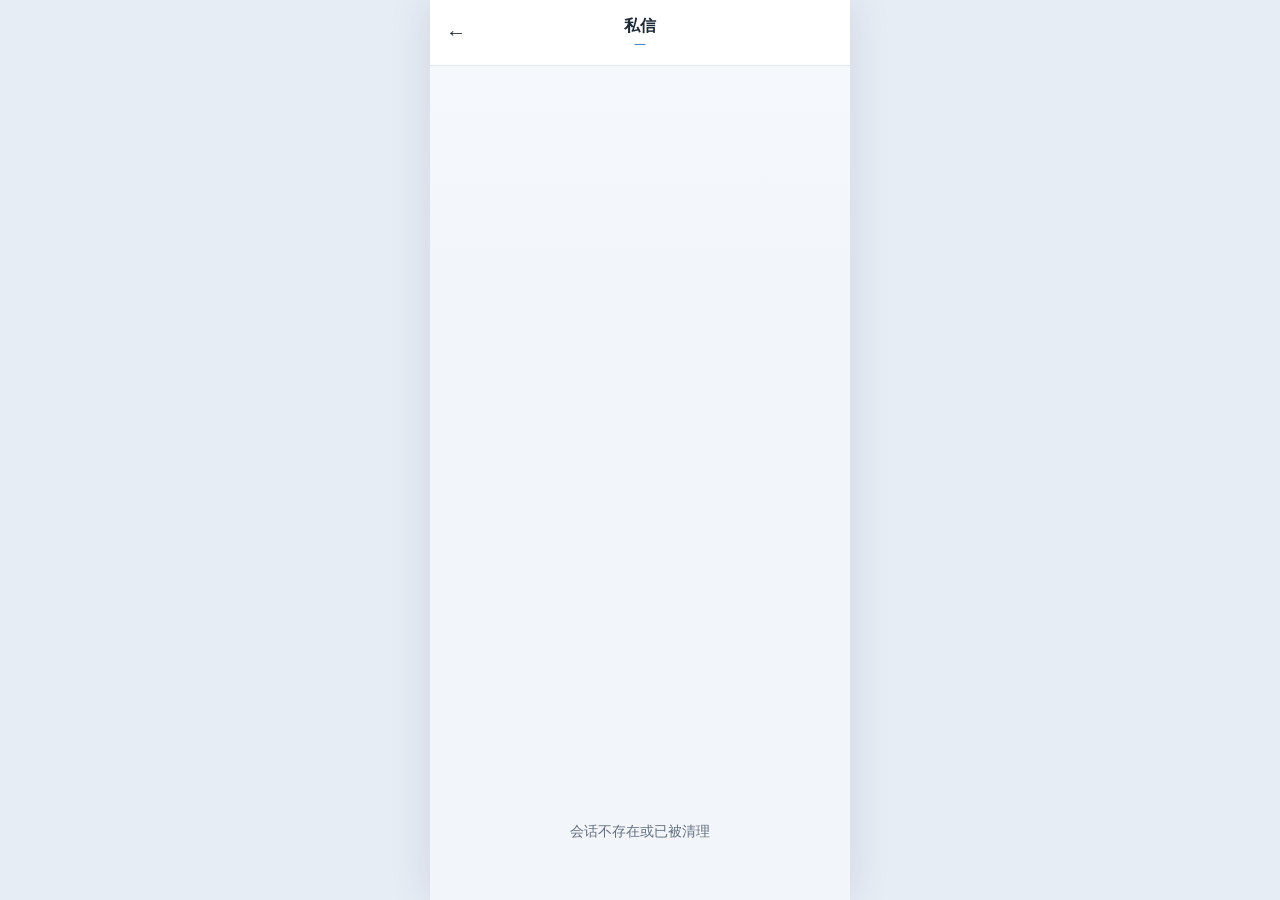
<file: chat.html>
<!DOCTYPE html>
<html lang="zh-CN">
<head>
  <meta charset="UTF-8">
  <meta name="viewport" content="width=device-width, initial-scale=1.0">
  <meta name="description" content="校园失物招领的私信会话。">
  <link rel="icon" href="data:,">
  <title>私信 - 校园失物招领</title>
  <link rel="stylesheet" href="css/style.css">
</head>
<body class="chat-page">

  <!-- 顶部标题 -->
  <header class="page-header">
    <a href="messages.html" class="back-btn" id="backBtn" aria-label="返回私信列表">←</a>
    <div class="chat-title-wrap">
      <h1 id="chatTitle">私信</h1>
      <a class="chat-sub" id="chatItem" href="index.html">—</a>
    </div>
    <span class="header-placeholder"></span>
  </header>

  <!-- 消息列表（JS 渲染） -->
  <div class="message-list" id="messageList"></div>

  <!-- 空状态 -->
  <div class="empty-state" id="emptyState" style="display:none;">
    会话不存在或已被清理
  </div>

  <!-- 输入栏 -->
  <form class="message-bar" id="messageForm">
    <label class="sr-only" for="messageInput">输入私信内容</label>
    <input type="text" id="messageInput" maxlength="200" placeholder="说点什么…" autocomplete="off">
    <button type="submit" class="send-btn" id="sendBtn">发送</button>
  </form>

  <script src="js/data.js"></script>
  <script src="js/ui.js"></script>
  <script src="js/chat.js"></script>
</body>
</html>
</file>
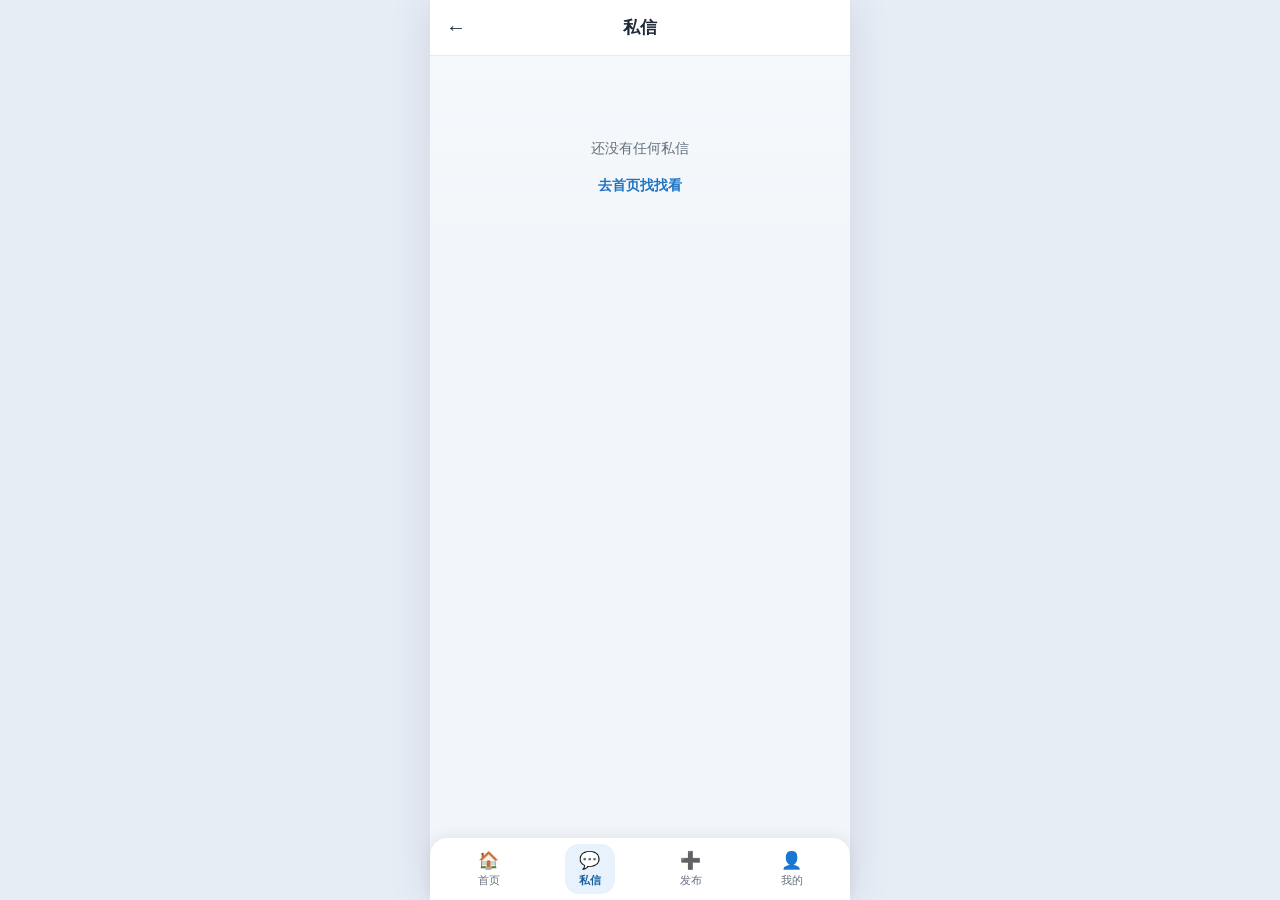
<file: messages.html>
<!DOCTYPE html>
<html lang="zh-CN">
<head>
  <meta charset="UTF-8">
  <meta name="viewport" content="width=device-width, initial-scale=1.0">
  <meta name="description" content="校园失物招领的私信会话列表。">
  <link rel="icon" href="data:,">
  <title>私信 - 校园失物招领</title>
  <link rel="stylesheet" href="css/style.css">
</head>
<body>

  <!-- 顶部标题 -->
  <header class="page-header">
    <a href="index.html" class="back-btn" aria-label="返回首页">←</a>
    <h1>私信</h1>
    <span class="header-placeholder"></span>
  </header>

  <!-- 会话列表（JS 渲染） -->
  <div class="conversation-list" id="conversationList"></div>

  <!-- 空状态 -->
  <div class="empty-state" id="emptyState" style="display:none;">
    <p>还没有任何私信</p>
    <p class="empty-action"><a class="link-btn" href="index.html">去首页找找看</a></p>
  </div>

  <!-- 底部导航 -->
  <nav class="bottom-nav">
    <a href="index.html" class="nav-item">
      <span class="nav-icon" aria-hidden="true">🏠</span>
      <span>首页</span>
    </a>
    <a href="messages.html" class="nav-item active" aria-current="page">
      <span class="nav-icon-wrap">
        <span class="nav-icon" aria-hidden="true">💬</span>
        <span class="nav-badge" id="navBadge" style="display:none;">0</span>
      </span>
      <span>私信</span>
    </a>
    <a href="publish.html" class="nav-item">
      <span class="nav-icon" aria-hidden="true">➕</span>
      <span>发布</span>
    </a>
    <a href="mine.html" class="nav-item">
      <span class="nav-icon" aria-hidden="true">👤</span>
      <span>我的</span>
    </a>
  </nav>

  <script src="js/data.js"></script>
  <script src="js/ui.js"></script>
  <script src="js/messages.js"></script>
</body>
</html>
</file>
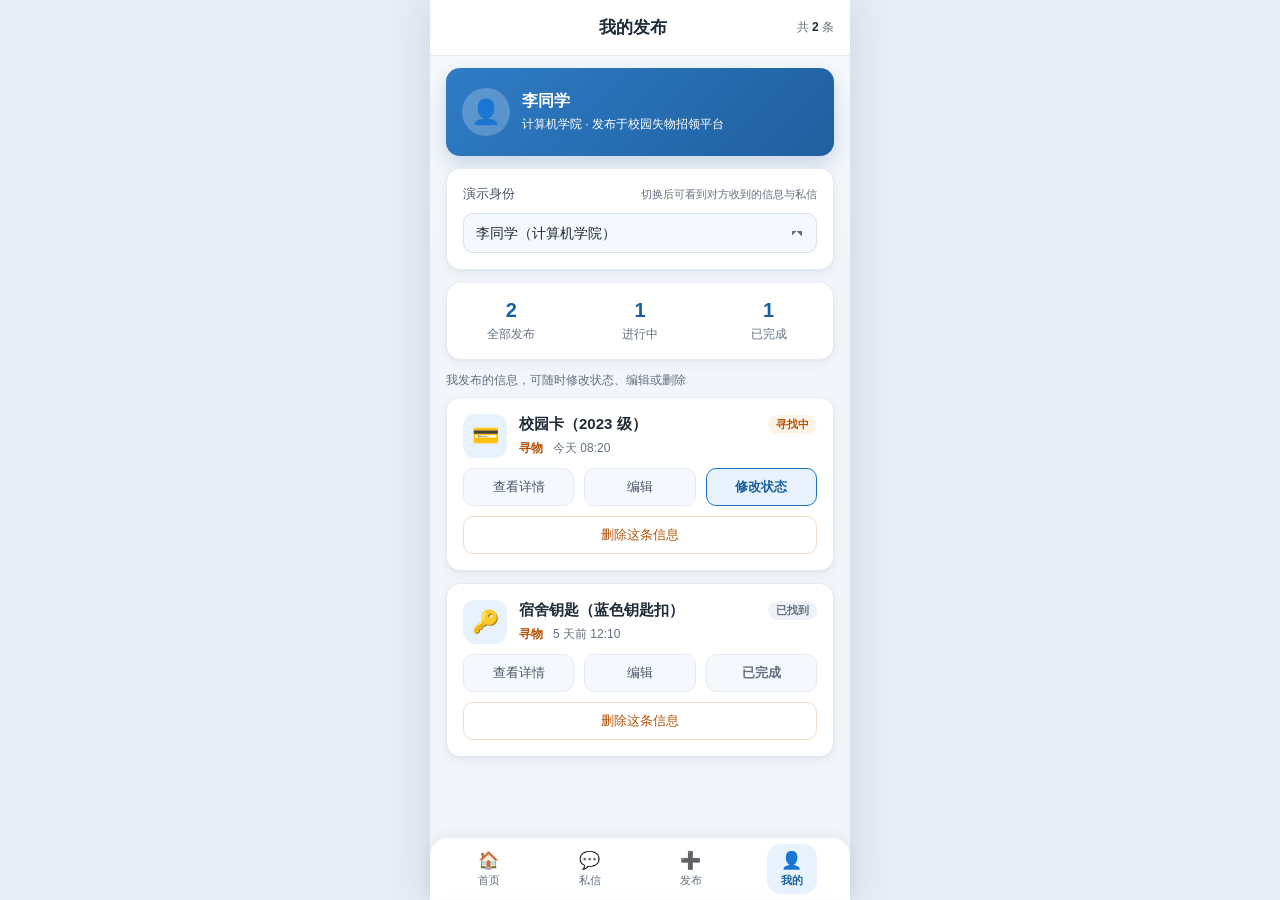
<file: mine.html>
<!DOCTYPE html>
<html lang="zh-CN">
<head>
  <meta charset="UTF-8">
  <meta name="viewport" content="width=device-width, initial-scale=1.0">
  <meta name="description" content="我发布的校园失物招领信息。">
  <link rel="icon" href="data:,">
  <title>我的发布 - 校园失物招领</title>
  <link rel="stylesheet" href="css/style.css">
</head>
<body>

  <!-- 顶部标题 -->
  <header class="page-header">
    <span class="header-placeholder"></span>
    <h1>我的发布</h1>
    <span class="header-count">共 <em id="mineCount">0</em> 条</span>
  </header>

  <!-- 用户卡片（昵称与院系由 mine.js 用当前身份填充） -->
  <div class="user-card">
    <div class="user-avatar" aria-hidden="true">👤</div>
    <div class="user-info">
      <div class="user-name" id="userName">李同学</div>
      <div class="user-sub" id="userSub">计算机学院</div>
    </div>
  </div>

  <!-- 演示身份切换：本地没有后端，切换身份才能体验私信的双向收发 -->
  <div class="switch-card">
    <label class="form-label" for="userSwitch">
      演示身份
      <span class="char-count">切换后可看到对方收到的信息与私信</span>
    </label>
    <select class="form-select" id="userSwitch"></select>
  </div>

  <!-- 数据统计 -->
  <div class="stats-row">
    <div class="stat-item">
      <div class="stat-num" id="statAll">0</div>
      <div class="stat-label">全部发布</div>
    </div>
    <div class="stat-item">
      <div class="stat-num" id="statActive">0</div>
      <div class="stat-label">进行中</div>
    </div>
    <div class="stat-item">
      <div class="stat-num" id="statDone">0</div>
      <div class="stat-label">已完成</div>
    </div>
  </div>

  <!-- 说明 -->
  <p class="mine-tip">我发布的信息，可随时修改状态、编辑或删除</p>

  <!-- 列表 -->
  <div class="mine-list" id="mineList"></div>

  <!-- 空状态 -->
  <div class="empty-state" id="emptyState" style="display:none;">
    你还没有发布过信息
  </div>

  <!-- 底部导航 -->
  <nav class="bottom-nav">
    <a href="index.html" class="nav-item">
      <span class="nav-icon" aria-hidden="true">🏠</span>
      <span>首页</span>
    </a>
    <a href="messages.html" class="nav-item">
      <span class="nav-icon-wrap">
        <span class="nav-icon" aria-hidden="true">💬</span>
        <span class="nav-badge" id="navBadge" style="display:none;">0</span>
      </span>
      <span>私信</span>
    </a>
    <a href="publish.html" class="nav-item">
      <span class="nav-icon" aria-hidden="true">➕</span>
      <span>发布</span>
    </a>
    <a href="mine.html" class="nav-item active" aria-current="page">
      <span class="nav-icon" aria-hidden="true">👤</span>
      <span>我的</span>
    </a>
  </nav>

  <!-- 底部面板（修改状态 / 联系申请共用） -->
  <div class="sheet-mask" id="sheetMask"></div>
  <div class="sheet" id="sheet" role="dialog" aria-modal="true" aria-labelledby="sheetTitle">
    <h3 id="sheetTitle">修改状态</h3>
    <div class="sheet-options" id="sheetOptions"></div>
    <button type="button" class="sheet-cancel" id="sheetCancel">取消</button>
  </div>

  <script src="js/data.js"></script>
  <script src="js/ui.js"></script>
  <script src="js/mine.js"></script>
</body>
</html>
</file>
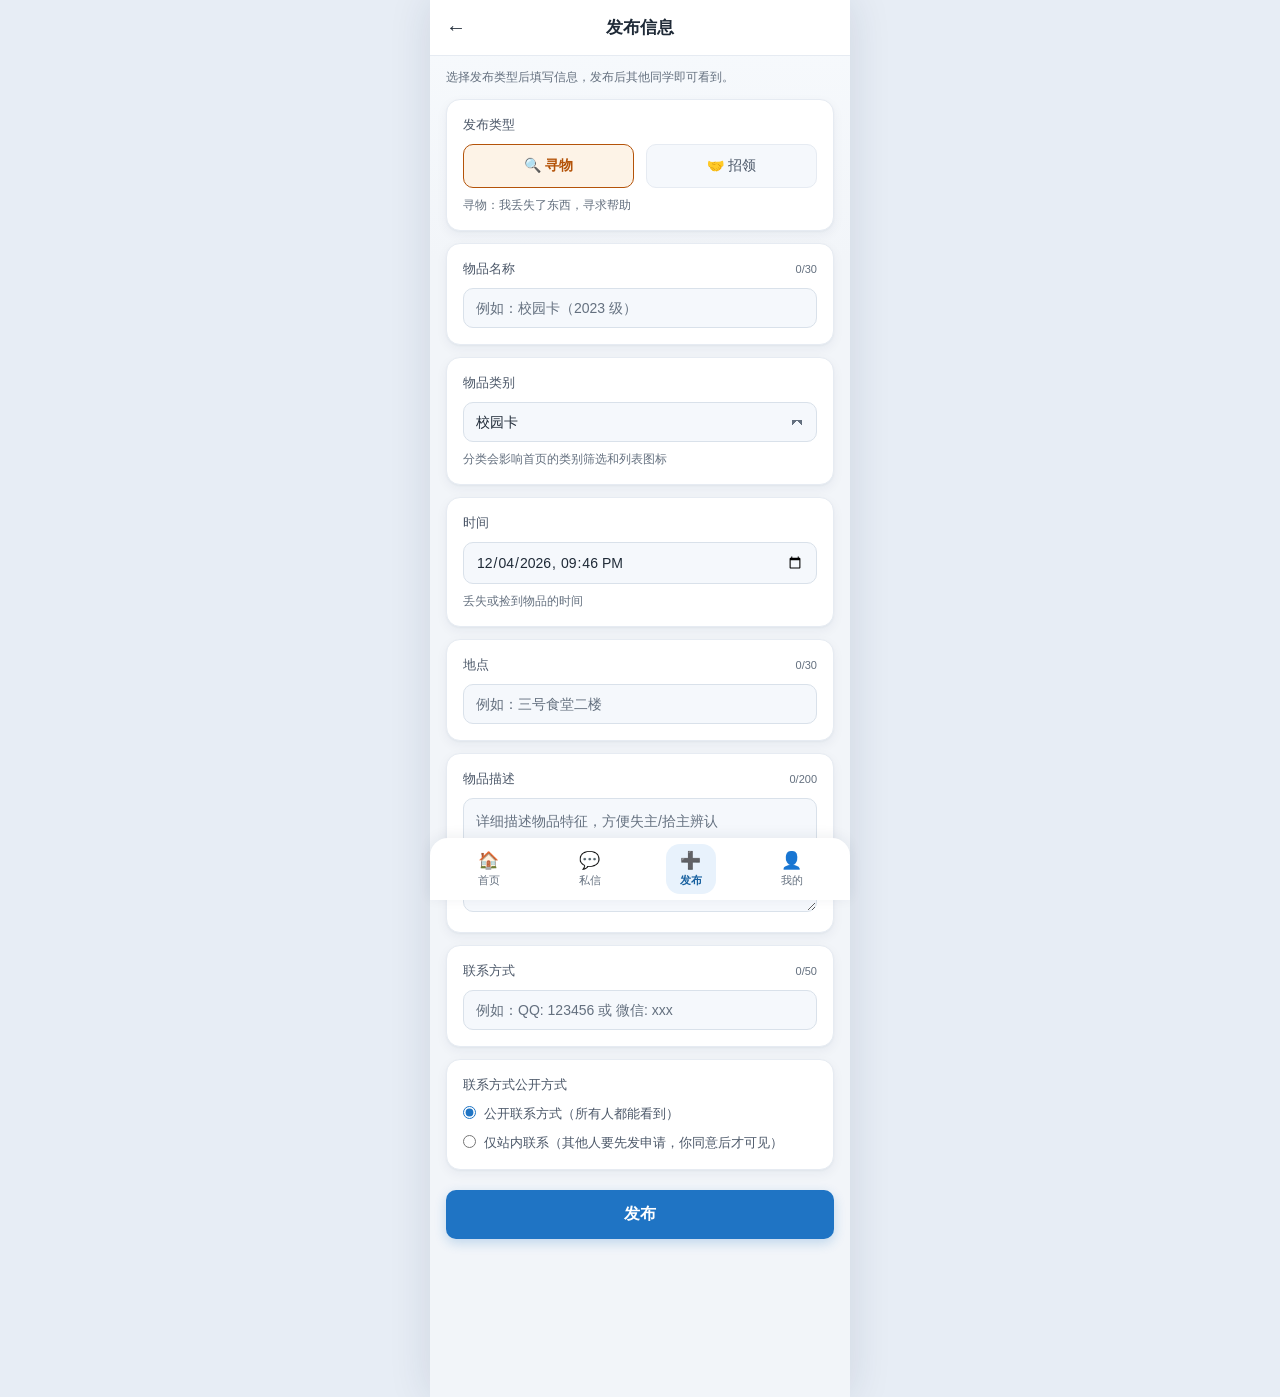
<file: publish.html>
<!DOCTYPE html>
<html lang="zh-CN">
<head>
  <meta charset="UTF-8">
  <meta name="viewport" content="width=device-width, initial-scale=1.0">
  <meta name="description" content="发布校园失物招领信息。">
  <link rel="icon" href="data:,">
  <title>发布信息 - 校园失物招领</title>
  <link rel="stylesheet" href="css/style.css">
</head>
<body>

  <!-- 顶部标题（编辑模式下由 publish.js 改成「编辑信息」） -->
  <header class="page-header">
    <a href="index.html" class="back-btn" aria-label="返回首页">←</a>
    <h1 id="pageTitle">发布信息</h1>
    <span class="header-placeholder"></span>
  </header>

  <!-- 说明文字 -->
  <p class="publish-tip" id="publishTip">选择发布类型后填写信息，发布后其他同学即可看到。</p>

  <!-- 发布表单 -->
  <form class="publish-form" id="publishForm" novalidate>

    <!-- 发布类型 -->
    <div class="form-group">
      <span class="form-label">发布类型</span>
      <div class="type-switch" id="typeSwitch">
        <button type="button" class="type-btn active" data-type="寻物" aria-pressed="true">
          <span aria-hidden="true">🔍</span> 寻物
        </button>
        <button type="button" class="type-btn" data-type="招领" aria-pressed="false">
          <span aria-hidden="true">🤝</span> 招领
        </button>
      </div>
      <p class="type-hint" id="typeHint">寻物：我丢失了东西，寻求帮助</p>
    </div>

    <!-- 物品名称 -->
    <div class="form-group">
      <label class="form-label" for="itemTitle">
        物品名称 <span class="char-count" id="titleCount">0/30</span>
      </label>
      <input type="text" class="form-input" id="itemTitle" maxlength="30" placeholder="例如：校园卡（2023 级）">
    </div>

    <!-- 物品类别 -->
    <div class="form-group">
      <label class="form-label" for="itemCategory">物品类别</label>
      <select class="form-select" id="itemCategory"></select>
      <p class="type-hint">分类会影响首页的类别筛选和列表图标</p>
    </div>

    <!-- 时间 -->
    <div class="form-group">
      <label class="form-label" for="itemTime">时间</label>
      <input type="datetime-local" class="form-input" id="itemTime">
      <p class="type-hint">丢失或捡到物品的时间</p>
    </div>

    <!-- 地点 -->
    <div class="form-group">
      <label class="form-label" for="itemLocation">
        地点 <span class="char-count" id="locationCount">0/30</span>
      </label>
      <input type="text" class="form-input" id="itemLocation" maxlength="30" placeholder="例如：三号食堂二楼">
    </div>

    <!-- 物品描述 -->
    <div class="form-group">
      <label class="form-label" for="itemDesc">
        物品描述 <span class="char-count" id="descCount">0/200</span>
      </label>
      <textarea class="form-textarea" id="itemDesc" rows="4" maxlength="200"
                placeholder="详细描述物品特征，方便失主/拾主辨认"></textarea>
    </div>

    <!-- 联系方式 -->
    <div class="form-group">
      <label class="form-label" for="itemContact">
        联系方式 <span class="char-count" id="contactCount">0/50</span>
      </label>
      <input type="text" class="form-input" id="itemContact" maxlength="50" placeholder="例如：QQ: 123456 或 微信: xxx">
    </div>

    <!-- 联系方式公开方式 -->
    <div class="form-group">
      <span class="form-label">联系方式公开方式</span>
      <div class="contact-mode">
        <label class="mode-option">
          <input type="radio" name="contactMode" value="public" checked>
          <span>公开联系方式（所有人都能看到）</span>
        </label>
        <label class="mode-option">
          <input type="radio" name="contactMode" value="private">
          <span>仅站内联系（其他人要先发申请，你同意后才可见）</span>
        </label>
      </div>
    </div>

    <!-- 发布按钮 -->
    <button type="submit" class="submit-btn" id="submitBtn">发布</button>
  </form>

  <!-- 底部导航 -->
  <nav class="bottom-nav">
    <a href="index.html" class="nav-item">
      <span class="nav-icon" aria-hidden="true">🏠</span>
      <span>首页</span>
    </a>
    <a href="messages.html" class="nav-item">
      <span class="nav-icon-wrap">
        <span class="nav-icon" aria-hidden="true">💬</span>
        <span class="nav-badge" id="navBadge" style="display:none;">0</span>
      </span>
      <span>私信</span>
    </a>
    <a href="publish.html" class="nav-item active" aria-current="page">
      <span class="nav-icon" aria-hidden="true">➕</span>
      <span>发布</span>
    </a>
    <a href="mine.html" class="nav-item">
      <span class="nav-icon" aria-hidden="true">👤</span>
      <span>我的</span>
    </a>
  </nav>

  <script src="js/data.js"></script>
  <script src="js/ui.js"></script>
  <script src="js/publish.js"></script>
</body>
</html>
</file>
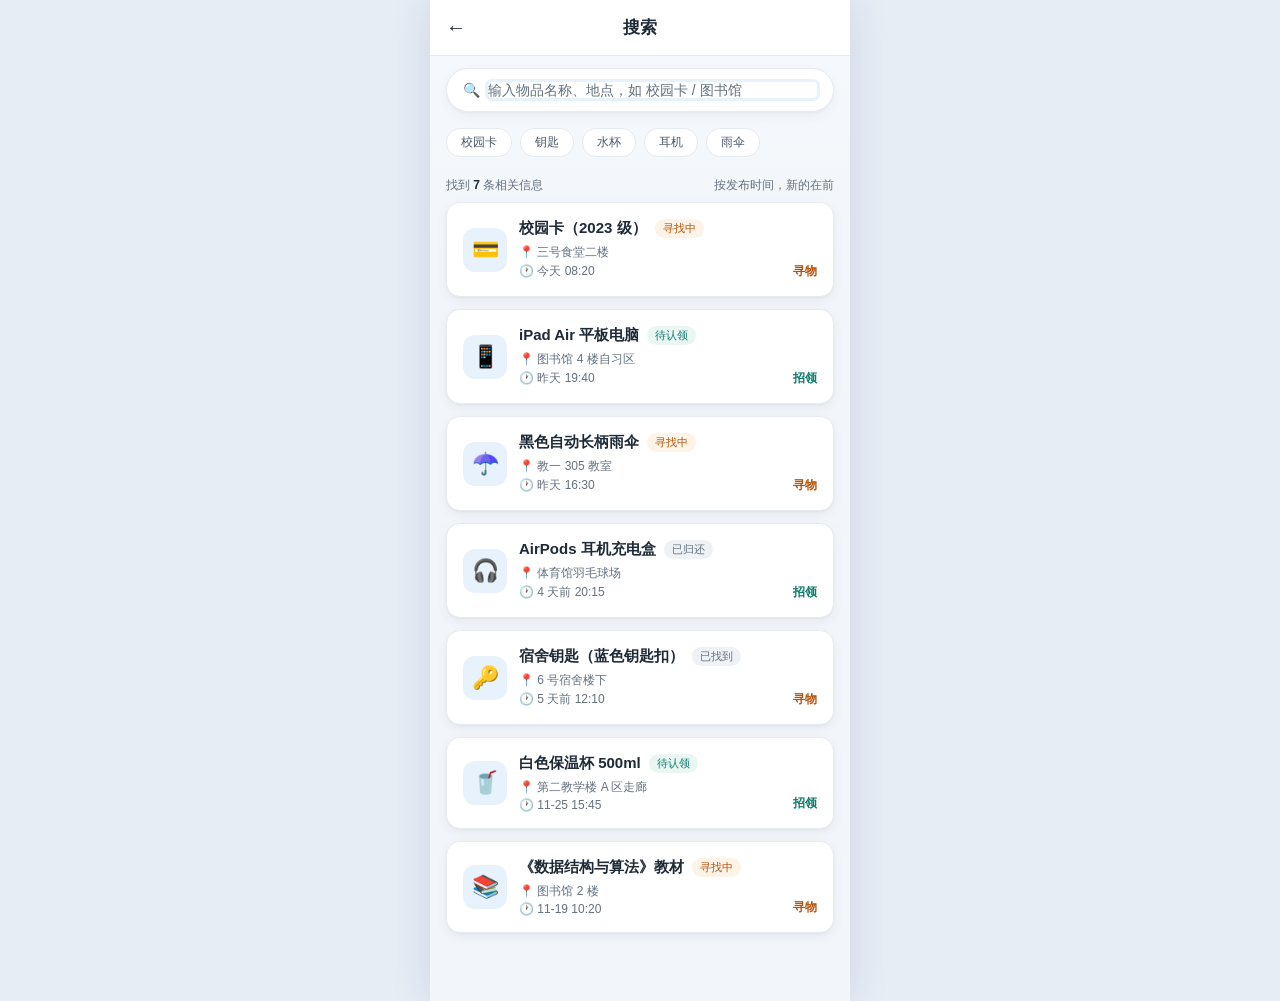
<file: search.html>
<!DOCTYPE html>
<html lang="zh-CN">
<head>
  <meta charset="UTF-8">
  <meta name="viewport" content="width=device-width, initial-scale=1.0">
  <meta name="description" content="搜索校园失物招领信息。">
  <link rel="icon" href="data:,">
  <title>搜索 - 校园失物招领</title>
  <link rel="stylesheet" href="css/style.css">
</head>
<body>

  <!-- 顶部标题 -->
  <header class="page-header">
    <a href="index.html" class="back-btn" aria-label="返回首页">←</a>
    <h1>搜索</h1>
    <span class="header-placeholder"></span>
  </header>

  <!-- 搜索输入框 -->
  <div class="search-input-box">
    <span class="search-icon" aria-hidden="true">🔍</span>
    <label class="sr-only" for="searchInput">搜索物品名称</label>
    <input type="text" id="searchInput" placeholder="输入物品名称、地点，如 校园卡 / 图书馆" autocomplete="off">
  </div>

  <!-- 快捷关键词 -->
  <div class="quick-tags" id="quickTags">
    <button type="button" class="quick-tag" data-kw="校园卡">校园卡</button>
    <button type="button" class="quick-tag" data-kw="钥匙">钥匙</button>
    <button type="button" class="quick-tag" data-kw="水杯">水杯</button>
    <button type="button" class="quick-tag" data-kw="耳机">耳机</button>
    <button type="button" class="quick-tag" data-kw="雨伞">雨伞</button>
  </div>

  <!-- 结果头部 -->
  <div class="list-header">
    <span>找到 <em id="resultCount">0</em> 条相关信息</span>
    <span class="sort-text">按发布时间，新的在前</span>
  </div>

  <!-- 结果列表 -->
  <div class="card-list" id="cardList"></div>

  <!-- 空状态 -->
  <div class="empty-state" id="emptyState" style="display:none;">
    暂时没有找到相关信息
  </div>

  <script src="js/data.js"></script>
  <script src="js/ui.js"></script>
  <script src="js/search.js"></script>
</body>
</html>
</file>
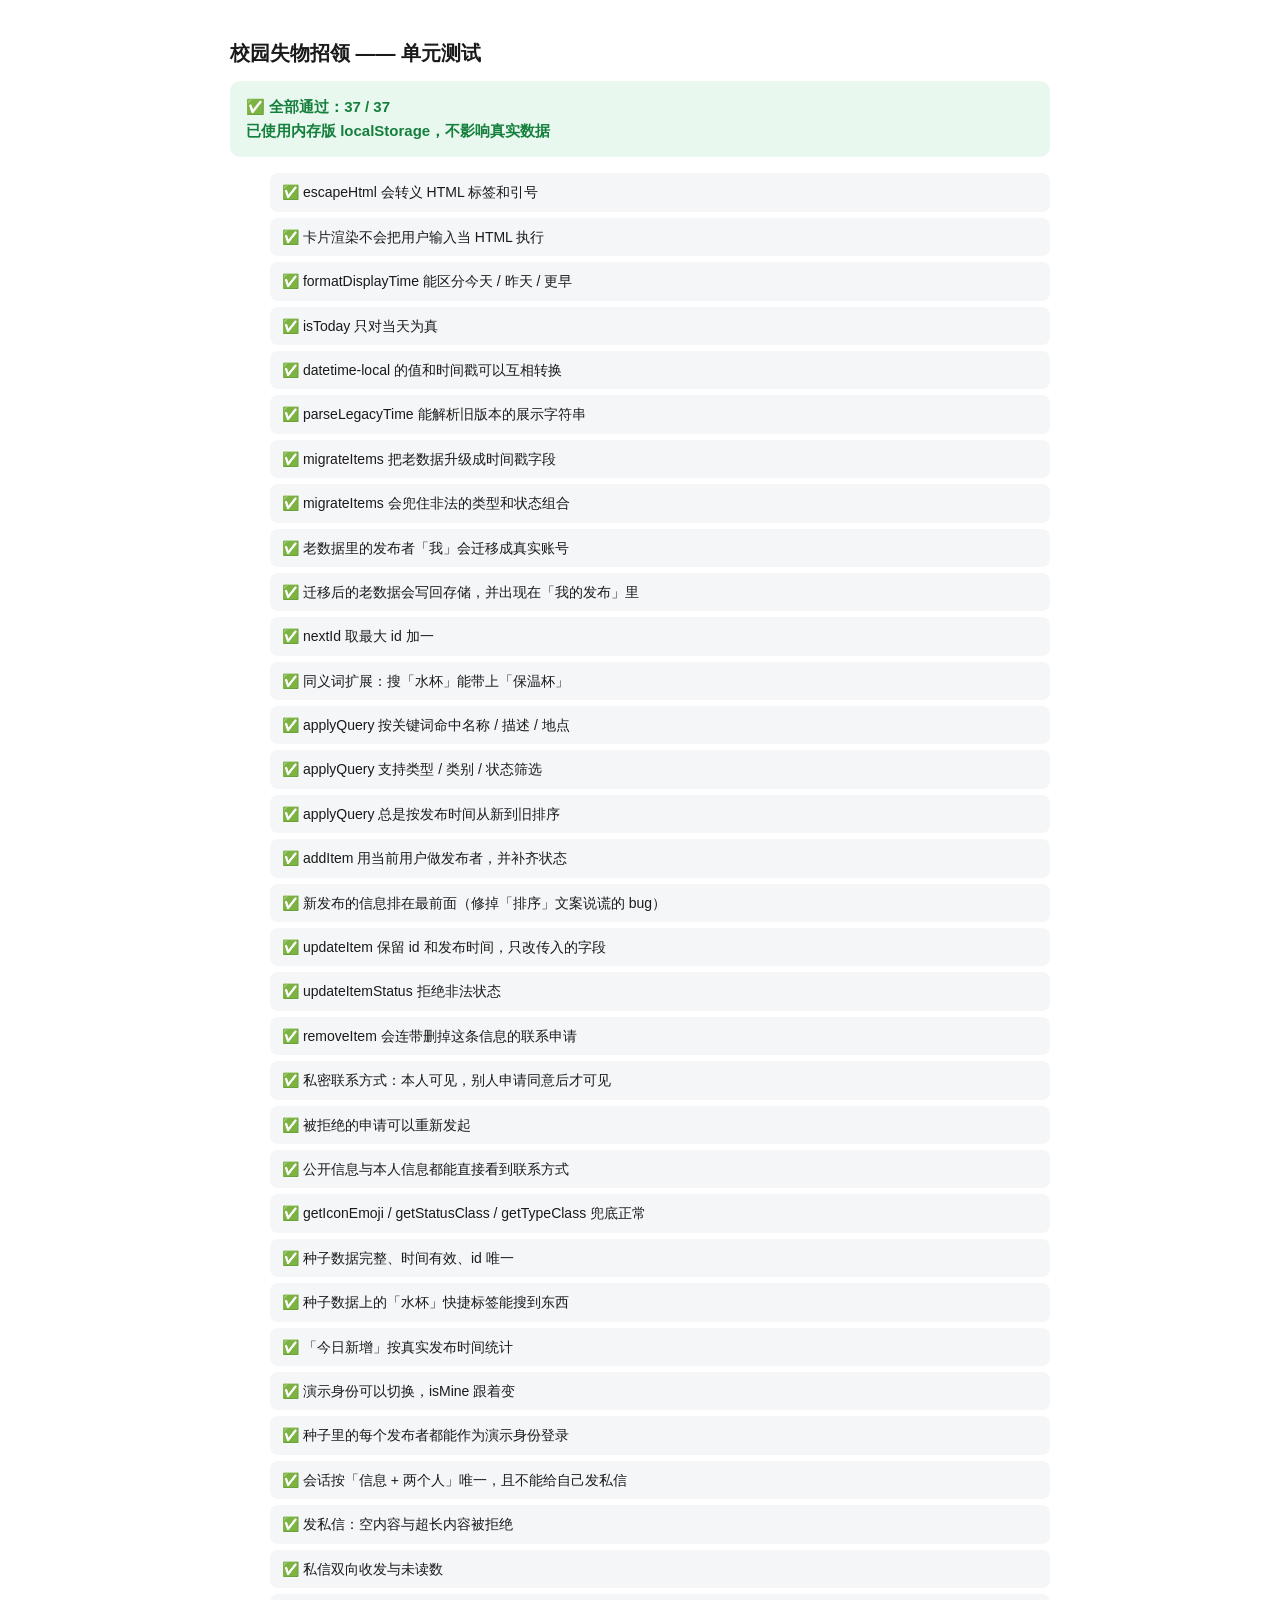
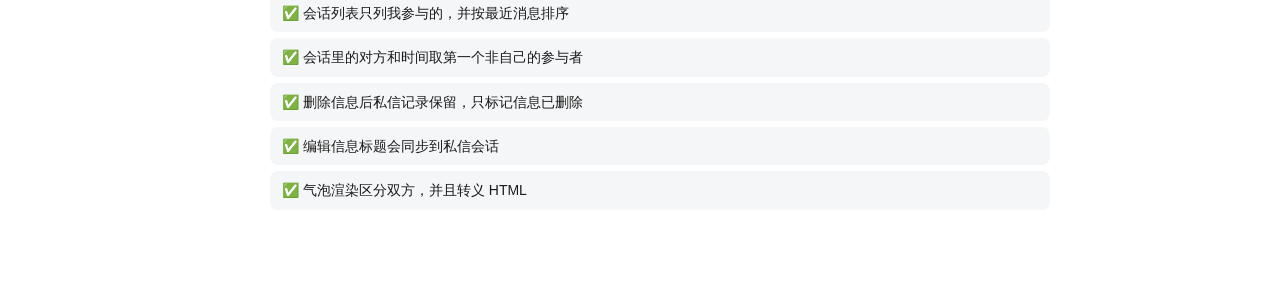
<file: tests/test.html>
<!DOCTYPE html>
<html lang="zh-CN">
<head>
  <meta charset="UTF-8">
  <meta name="viewport" content="width=device-width, initial-scale=1.0">
  <link rel="icon" href="data:,">
  <title>单元测试 - 校园失物招领</title>
  <style>
    body {
      font-family: -apple-system, "PingFang SC", "Microsoft YaHei", sans-serif;
      max-width: 820px;
      margin: 0 auto;
      padding: 24px 16px 60px;
      color: #1a1a1a;
      line-height: 1.6;
    }
    h1 { font-size: 20px; margin-bottom: 12px; }
    #summary {
      padding: 14px 16px;
      border-radius: 10px;
      font-size: 15px;
      font-weight: bold;
      margin-bottom: 16px;
    }
    #summary.pass { background-color: #e8f8ef; color: #157f3c; }
    #summary.fail { background-color: #fff2e8; color: #c2410c; }
    #summary.note { font-weight: normal; font-size: 13px; }
    ul { list-style: none; }
    li {
      padding: 8px 12px;
      border-radius: 8px;
      margin-bottom: 6px;
      background-color: #f5f6f8;
      font-size: 14px;
    }
    li.fail { background-color: #fff2e8; color: #c2410c; }
    li .detail { display: block; font-size: 13px; color: #b8410c; margin-top: 4px; }
  </style>
</head>
<body>

  <h1>校园失物招领 —— 单元测试</h1>
  <div id="summary">运行中…</div>
  <ul id="results"></ul>

  <script>
    // 用内存版 localStorage 替换浏览器真实存储，避免测试污染真实数据
    window.__storageShimApplied = false;
    (function () {
      const store = new Map();
      const shim = {
        getItem: key => (store.has(key) ? store.get(key) : null),
        setItem: (key, value) => { store.set(key, String(value)); },
        removeItem: key => { store.delete(key); },
        clear: () => { store.clear(); },
        key: index => Array.from(store.keys())[index] || null
      };
      Object.defineProperty(shim, "length", { get: () => store.size });

      try {
        Object.defineProperty(window, "localStorage", { value: shim, configurable: true });
        window.__storageShimApplied = true;
      } catch (e) {
        console.warn("无法替换 localStorage，测试会使用真实存储：", e);
      }
    })();
  </script>
  <script src="../js/data.js"></script>
  <script src="../js/ui.js"></script>
  <script src="tests.js"></script>
</body>
</html>
</file>
<file: css/style.css>
/* ================================================================
   校园失物招领 —— 样式表

   1. 设计变量与重置
   2. 通用元素与无障碍
   3. 首页
   4. 通用页头
   5. 发布页
   6. Toast
   7. 搜索页
   8. 详情页
   9. 我的发布
   10. 底部面板
   11. 私信
   12. 响应式与动效偏好
   ================================================================ */

/* ===== 1. 设计变量与重置 ===== */

:root {
  /* 底色：浅灰为主，顶部带一点浅蓝过渡 */
  --bg: #f2f5f9;
  --bg-top: #f7fafd;
  --surface: #ffffff;
  --surface-2: #f5f8fc;       /* 输入框、次级色块 */
  --line: #e6ebf2;
  --line-strong: #d9e1ea;

  /* 主色：浅蓝。--brand 用于实心填充（配白字 4.8:1），--brand-ink 用于文字 */
  --brand: #1f74c4;
  --brand-dark: #175a99;
  --brand-ink: #17609f;
  --brand-soft: #e8f2fc;
  --brand-soft-2: #f2f8fd;

  /* 文字层级：三档都在各自背景上满足 WCAG AA(4.5:1) 对比度 */
  --text-1: #1f2a37;
  --text-2: #4b5768;
  --text-3: #64707f;

  /* 寻物 / 招领主色：低饱和的琥珀与青绿，和浅蓝主色搭得上 */
  --lost: #b45309;
  --lost-soft: #fdf3e7;
  --found: #0f7b6c;
  --found-soft: #e9f6f2;

  /* 未读角标 */
  --badge: #c0392b;

  --radius-sm: 10px;
  --radius: 14px;
  --radius-lg: 18px;

  --shadow-1: 0 1px 2px rgba(23, 42, 71, 0.04), 0 4px 12px rgba(23, 42, 71, 0.05);
  --shadow-2: 0 2px 6px rgba(23, 42, 71, 0.06), 0 12px 26px rgba(23, 42, 71, 0.08);
  --shadow-up: 0 -2px 14px rgba(23, 42, 71, 0.07);

  --nav-h: 68px;
  --page-max: 420px;
}

* {
  margin: 0;
  padding: 0;
  box-sizing: border-box;
}

body {
  font-family: -apple-system, "PingFang SC", "Microsoft YaHei", sans-serif;
  background-color: var(--bg);
  background-image: linear-gradient(180deg, var(--bg-top) 0, var(--bg) 260px);
  background-repeat: no-repeat;
  color: var(--text-2);
  max-width: var(--page-max);
  margin: 0 auto;
  min-height: 100vh;
  padding-bottom: var(--nav-h); /* 给底部导航留位置 */
  position: relative;
  -webkit-font-smoothing: antialiased;
}

/* ===== 2. 通用元素与无障碍 ===== */

a {
  color: var(--brand);
}

/* 键盘用户能看到清晰的焦点框 */
:focus-visible {
  outline: 2px solid var(--brand);
  outline-offset: 2px;
  border-radius: 4px;
}

/* 只给屏幕阅读器的文字 */
.sr-only {
  position: absolute;
  width: 1px;
  height: 1px;
  padding: 0;
  margin: -1px;
  overflow: hidden;
  clip: rect(0, 0, 0, 0);
  white-space: nowrap;
  border: 0;
}

.link-btn {
  color: var(--brand);
  font-weight: bold;
  text-decoration: none;
}

.link-btn:hover {
  text-decoration: underline;
}

/* ===== 3. 首页 ===== */

.app-header {
  display: flex;
  justify-content: space-between;
  align-items: baseline;
  padding: 20px 16px 10px;
  background-color: transparent;
}

.app-header h1 {
  font-size: 21px;
  font-weight: bold;
  color: var(--text-1);
  letter-spacing: 0.2px;
}

.today-new {
  font-size: 12px;
  color: var(--text-3);
}

.today-new em {
  color: var(--brand);
  font-style: normal;
  font-weight: bold;
}

/* 搜索框（<a>，可聚焦、可回车） */
.search-box {
  display: flex;
  align-items: center;
  gap: 8px;
  margin: 8px 16px;
  padding: 13px 16px;
  background-color: var(--surface);
  border: 1px solid var(--line);
  border-radius: 22px;
  box-shadow: var(--shadow-1);
  cursor: pointer;
  text-decoration: none;
}

.search-icon {
  font-size: 14px;
}

.search-placeholder {
  font-size: 13px;
  color: var(--text-3);
}

/* 类型筛选标签 */
.filter-tabs {
  display: flex;
  gap: 10px;
  padding: 8px 16px;
}

.tab {
  padding: 7px 18px;
  border: 1px solid var(--line);
  border-radius: 18px;
  background-color: var(--surface);
  color: var(--text-2);
  font-size: 13px;
  cursor: pointer;
  transition: background-color 0.2s, color 0.2s, border-color 0.2s;
}

.tab.active {
  background-color: var(--brand-soft);
  border-color: var(--brand);
  color: var(--brand-ink);
  font-weight: bold;
}

.tab:not(.active):hover {
  background-color: var(--brand-soft-2);
  border-color: var(--brand);
  color: var(--brand-ink);
}

/* 类别筛选标签（可横向滚动） */
.category-tabs {
  display: flex;
  gap: 6px;
  padding: 4px 16px 8px;
  overflow-x: auto;
  scrollbar-width: none;
  -webkit-overflow-scrolling: touch;
  max-width: 100%;
}

.category-tabs::-webkit-scrollbar {
  display: none;
}

.cat-tab {
  flex-shrink: 0;
  padding: 5px 13px;
  border: 1px solid var(--line);
  border-radius: 14px;
  background-color: var(--surface);
  color: var(--text-2);
  font-size: 12px;
  cursor: pointer;
  transition: background-color 0.2s, color 0.2s, border-color 0.2s;
}

.cat-tab.active {
  background-color: var(--brand-soft);
  color: var(--brand-ink);
  border-color: var(--brand);
  font-weight: bold;
}

.cat-tab:not(.active):hover {
  background-color: var(--brand-soft-2);
  border-color: var(--brand);
  color: var(--brand-ink);
}

/* 列表头部 */
.list-header {
  display: flex;
  justify-content: space-between;
  align-items: center;
  padding: 12px 16px 8px;
  font-size: 12px;
  color: var(--text-3);
}

.list-header em {
  color: var(--text-1);
  font-style: normal;
  font-weight: bold;
}

/* 卡片列表 */
.card-list {
  padding: 0 16px;
  display: flex;
  flex-direction: column;
  gap: 12px;
}

.card {
  display: flex;
  align-items: center;
  gap: 12px;
  padding: 16px;
  background-color: var(--surface);
  border: 1px solid var(--line);
  border-radius: var(--radius);
  box-shadow: var(--shadow-1);
  text-decoration: none;
  color: inherit;
  transition: box-shadow 0.2s, transform 0.2s, border-color 0.2s;
  position: relative;
}

.card:hover {
  border-color: var(--line-strong);
  box-shadow: var(--shadow-2);
  transform: translateY(-1px);
}

.card-icon {
  width: 44px;
  height: 44px;
  border-radius: 12px;
  background-color: var(--brand-soft);
  display: flex;
  align-items: center;
  justify-content: center;
  font-size: 22px;
  flex-shrink: 0;
}

.card-main {
  display: block;
  flex: 1;
  min-width: 0;
}

.card-title-row {
  display: flex;
  align-items: center;
  gap: 8px;
  margin-bottom: 6px;
}

.card-title {
  font-size: 15px;
  font-weight: bold;
  color: var(--text-1);
  overflow: hidden;
  text-overflow: ellipsis;
  white-space: nowrap;
}

.card-location,
.card-time {
  display: block;
  font-size: 12px;
  color: var(--text-3);
  margin-top: 2px;
}

/* 状态标签 */
.status-tag {
  font-size: 11px;
  padding: 2px 8px;
  border-radius: 10px;
  flex-shrink: 0;
}

.status-searching {
  background-color: var(--lost-soft);
  color: var(--lost);
}

.status-waiting {
  background-color: var(--found-soft);
  color: var(--found);
}

.status-done {
  background-color: #eef1f5;
  color: var(--text-3);
}

/* 类型标签 */
.card-type {
  position: absolute;
  right: 16px;
  bottom: 16px;
  font-size: 12px;
  font-weight: bold;
}

.type-lost {
  color: var(--lost);
}

.type-found {
  color: var(--found);
}

/* 空状态 */
.empty-state {
  text-align: center;
  padding: 56px 24px;
  color: var(--text-3);
  font-size: 14px;
  line-height: 1.8;
}

.empty-action {
  margin-top: 12px;
}

/* 底部导航 */
.bottom-nav {
  position: fixed;
  bottom: 0;
  left: 50%;
  transform: translateX(-50%);
  width: 100%;
  max-width: var(--page-max);
  display: flex;
  justify-content: space-around;
  align-items: center;
  background-color: var(--surface);
  border-radius: var(--radius-lg) var(--radius-lg) 0 0;
  box-shadow: var(--shadow-up);
  padding: 6px 8px;
  z-index: 50;
}

.nav-item {
  display: flex;
  flex-direction: column;
  align-items: center;
  gap: 2px;
  text-decoration: none;
  color: var(--text-3);
  font-size: 11px;
  padding: 6px 14px;
  border-radius: 14px;
  transition: background-color 0.2s, color 0.2s;
}

.nav-item.active {
  background-color: var(--brand-soft);
  color: var(--brand-ink);
  font-weight: bold;
}

.nav-item:not(.active):hover {
  background-color: var(--surface-2);
  color: var(--text-2);
}

.nav-icon {
  font-size: 17px;
}

/* 「私信」未读红点 */
.nav-icon-wrap {
  position: relative;
  display: inline-flex;
}

.nav-badge {
  position: absolute;
  top: -7px;
  right: -11px;
  min-width: 16px;
  height: 16px;
  padding: 0 4px;
  border-radius: 8px;
  background-color: var(--badge);
  color: #fff;
  font-size: 10px;
  font-weight: bold;
  line-height: 16px;
  text-align: center;
  align-items: center;
  justify-content: center;
}

/* ===== 4. 通用页头 ===== */

.page-header {
  display: flex;
  align-items: center;
  justify-content: space-between;
  padding: 16px;
  background-color: var(--surface);
  border-bottom: 1px solid var(--line);
  position: relative;
  z-index: 2;
}

.page-header h1 {
  font-size: 17px;
  font-weight: bold;
  color: var(--text-1);
}

.back-btn {
  font-size: 20px;
  color: var(--text-1);
  text-decoration: none;
  width: 24px;
}

.header-placeholder {
  width: 24px;
}

/* ===== 5. 发布页 ===== */

.publish-tip {
  font-size: 12px;
  color: var(--text-3);
  padding: 12px 16px;
  line-height: 1.6;
}

.publish-form {
  padding: 0 16px 90px;
}

.form-group {
  background-color: var(--surface);
  border: 1px solid var(--line);
  border-radius: var(--radius);
  box-shadow: var(--shadow-1);
  padding: 16px;
  margin-bottom: 12px;
}

.form-label {
  display: flex;
  align-items: baseline;
  justify-content: space-between;
  font-size: 13px;
  color: var(--text-2);
  margin-bottom: 10px;
}

.form-input,
.form-textarea,
.form-select {
  width: 100%;
  border: 1px solid var(--line-strong);
  border-radius: var(--radius-sm);
  outline: none;
  padding: 11px 12px;
  font-size: 14px;
  color: var(--text-1);
  background-color: var(--surface-2);
  font-family: inherit;
  transition: border-color 0.2s, box-shadow 0.2s, background-color 0.2s;
}

.form-input::placeholder,
.form-textarea::placeholder {
  color: var(--text-3);
}

.form-textarea {
  resize: vertical;
  line-height: 1.6;
}

.form-select {
  appearance: none;
  background-image: linear-gradient(45deg, transparent 50%, var(--text-3) 50%),
                    linear-gradient(135deg, var(--text-3) 50%, transparent 50%);
  background-position: right 14px center, right 19px center;
  background-size: 5px 5px, 5px 5px;
  background-repeat: no-repeat;
  padding-right: 34px;
  cursor: pointer;
}

/* 输入框聚焦：用浅蓝描边替代浏览器默认样式 */
.form-input:focus,
.form-textarea:focus,
.form-select:focus,
.search-input-box input:focus,
.message-bar input:focus {
  outline: none;
  border-color: var(--brand);
  background-color: var(--surface);
  box-shadow: 0 0 0 3px var(--brand-soft);
}

/* 字数统计 */
.char-count {
  font-size: 11px;
  color: var(--text-3);
  font-weight: normal;
}

.char-count.over {
  color: var(--lost);
  font-weight: bold;
}

/* 类型切换 */
.type-switch {
  display: flex;
  gap: 12px;
}

.type-btn {
  flex: 1;
  padding: 12px;
  border: 1px solid var(--line);
  border-radius: var(--radius-sm);
  background-color: var(--surface-2);
  color: var(--text-2);
  font-size: 14px;
  cursor: pointer;
  transition: background-color 0.2s, color 0.2s, border-color 0.2s;
}

.type-btn.active {
  background-color: var(--lost-soft);
  border-color: var(--lost);
  color: var(--lost);
  font-weight: bold;
}

.type-btn[data-type="招领"].active {
  background-color: var(--found-soft);
  border-color: var(--found);
  color: var(--found);
}

.type-hint {
  font-size: 12px;
  color: var(--text-3);
  margin-top: 8px;
  line-height: 1.5;
}

/* 提交按钮 */
.submit-btn {
  width: 100%;
  padding: 14px;
  border: none;
  border-radius: var(--radius-sm);
  background-color: var(--brand);
  color: #fff;
  font-size: 16px;
  font-weight: bold;
  cursor: pointer;
  margin-top: 8px;
  box-shadow: 0 4px 12px rgba(31, 116, 196, 0.24);
  transition: background-color 0.2s, box-shadow 0.2s;
}

.submit-btn:hover {
  background-color: var(--brand-dark);
  box-shadow: 0 6px 16px rgba(31, 116, 196, 0.3);
}

/* ===== 6. Toast ===== */

.toast {
  position: fixed;
  top: 50%;
  left: 50%;
  transform: translate(-50%, -50%);
  max-width: 80%;
  background-color: rgba(31, 42, 55, 0.9);
  color: #fff;
  padding: 12px 22px;
  border-radius: var(--radius-sm);
  box-shadow: var(--shadow-2);
  font-size: 14px;
  line-height: 1.5;
  text-align: center;
  opacity: 0;
  pointer-events: none;
  transition: opacity 0.3s;
  z-index: 999;
}

.toast.show {
  opacity: 1;
}

/* ===== 7. 搜索页 ===== */

.search-input-box {
  display: flex;
  align-items: center;
  gap: 8px;
  margin: 12px 16px;
  padding: 13px 16px;
  background-color: var(--surface);
  border: 1px solid var(--line);
  border-radius: 22px;
  box-shadow: var(--shadow-1);
}

.search-input-box input {
  flex: 1;
  border: none;
  outline: none;
  font-size: 14px;
  color: var(--text-1);
  background-color: transparent;
  font-family: inherit;
}

.search-input-box input::placeholder {
  color: var(--text-3);
}

.quick-tags {
  display: flex;
  gap: 8px;
  padding: 4px 16px 8px;
  flex-wrap: wrap;
}

.quick-tag {
  padding: 5px 14px;
  border: 1px solid var(--line);
  border-radius: 14px;
  background-color: var(--surface);
  color: var(--text-2);
  font-size: 12px;
  cursor: pointer;
  transition: border-color 0.2s, color 0.2s;
}

.quick-tag:hover {
  border-color: var(--brand);
  color: var(--brand-ink);
  background-color: var(--brand-soft-2);
}

/* ===== 8. 详情页 ===== */

.detail-cover {
  position: relative;
  height: 180px;
  margin: 12px 16px;
  border-radius: var(--radius);
  background: linear-gradient(135deg, #eef6fe 0%, #d9eafb 100%);
  border: 1px solid #e2eefb;
  display: flex;
  align-items: center;
  justify-content: center;
}

.detail-cover-icon {
  font-size: 64px;
}

.detail-type-badge {
  position: absolute;
  top: 12px;
  left: 12px;
  padding: 4px 12px;
  border-radius: 12px;
  font-size: 12px;
  font-weight: bold;
  color: #fff;
}

.detail-type-badge.type-lost {
  background-color: var(--lost);
}

.detail-type-badge.type-found {
  background-color: var(--found);
}

.detail-title-card {
  background-color: var(--surface);
  border: 1px solid var(--line);
  border-radius: var(--radius);
  box-shadow: var(--shadow-1);
  padding: 16px;
  margin: 0 16px 12px;
}

.detail-title-row {
  display: flex;
  align-items: center;
  justify-content: space-between;
  gap: 8px;
}

.detail-title-row h2 {
  font-size: 18px;
  font-weight: bold;
  color: var(--text-1);
}

.detail-info-card {
  background-color: var(--surface);
  border: 1px solid var(--line);
  border-radius: var(--radius);
  box-shadow: var(--shadow-1);
  padding: 16px;
  margin: 0 16px 12px;
}

.info-row {
  display: flex;
  justify-content: space-between;
  align-items: center;
  gap: 12px;
  padding: 10px 0;
  border-bottom: 1px solid var(--line);
  font-size: 13px;
}

.info-row:last-child {
  border-bottom: none;
}

.info-label {
  color: var(--text-3);
  flex-shrink: 0;
}

.info-value {
  color: var(--text-1);
  font-weight: 500;
  text-align: right;
}

.detail-desc-card {
  background-color: var(--surface);
  border: 1px solid var(--line);
  border-radius: var(--radius);
  box-shadow: var(--shadow-1);
  padding: 16px;
  margin: 0 16px 12px;
}

.detail-desc-card h3 {
  font-size: 13px;
  color: var(--text-3);
  margin-bottom: 8px;
  font-weight: normal;
}

.detail-desc-card p {
  font-size: 14px;
  color: var(--text-2);
  line-height: 1.7;
  word-break: break-word;
}

.detail-publisher-card {
  display: flex;
  align-items: center;
  gap: 12px;
  background-color: var(--surface);
  border: 1px solid var(--line);
  border-radius: var(--radius);
  box-shadow: var(--shadow-1);
  padding: 16px;
  margin: 0 16px 12px;
}

.publisher-avatar {
  width: 40px;
  height: 40px;
  border-radius: 50%;
  background-color: var(--brand-soft);
  display: flex;
  align-items: center;
  justify-content: center;
  font-size: 20px;
}

.publisher-info {
  flex: 1;
  min-width: 0;
}

.publisher-name {
  font-size: 14px;
  font-weight: bold;
  color: var(--text-1);
}

/* 自己发布的信息，在发布者名字后面标一下 */
.self-tag {
  font-size: 12px;
  font-weight: normal;
  color: var(--brand-ink);
}

.publisher-time {
  font-size: 12px;
  color: var(--text-3);
  margin-top: 2px;
}

.publisher-tag {
  font-size: 11px;
  color: var(--text-3);
  flex-shrink: 0;
}

/* 联系方式 */
.contact-box {
  display: flex;
  align-items: center;
  justify-content: space-between;
  gap: 12px;
  background-color: var(--surface);
  border: 1px solid var(--line);
  border-radius: var(--radius);
  box-shadow: var(--shadow-1);
  padding: 16px;
  margin: 0 16px 8px;
  font-size: 13px;
}

.contact-label {
  color: var(--text-3);
}

.contact-value {
  color: var(--text-1);
  font-weight: bold;
  word-break: break-all;
  text-align: right;
}

.contact-value.muted {
  color: var(--text-3);
  font-weight: normal;
}

.contact-note {
  font-size: 12px;
  color: var(--text-3);
  line-height: 1.6;
  padding: 0 16px;
  margin-bottom: 8px;
}

.detail-actions {
  padding: 0 16px;
  margin-bottom: 8px;
  display: flex;
  flex-direction: column;
  gap: 8px;
}

.btn-copy {
  width: 100%;
  padding: 14px;
  border: none;
  border-radius: var(--radius-sm);
  background-color: var(--brand);
  color: #fff;
  font-size: 15px;
  font-weight: bold;
  cursor: pointer;
  box-shadow: 0 4px 12px rgba(31, 116, 196, 0.22);
  transition: background-color 0.2s, box-shadow 0.2s;
}

.btn-copy:hover {
  background-color: var(--brand-dark);
  box-shadow: 0 6px 16px rgba(31, 116, 196, 0.28);
}

.btn-copy:disabled {
  background-color: #eef1f5;
  color: var(--text-3);
  box-shadow: none;
  cursor: not-allowed;
}

/* 私信按钮是链接，但外观和主按钮一致 */
.btn-copy.btn-link {
  display: block;
  text-align: center;
  text-decoration: none;
}

/* 次要按钮：申请查看联系方式 */
.btn-secondary {
  width: 100%;
  padding: 13px;
  border: 1px solid var(--brand);
  border-radius: var(--radius-sm);
  background-color: var(--surface);
  color: var(--brand-ink);
  font-size: 14px;
  font-weight: bold;
  cursor: pointer;
  transition: background-color 0.2s;
}

.btn-secondary:hover {
  background-color: var(--brand-soft);
}

.btn-secondary:disabled {
  border-color: var(--line-strong);
  background-color: var(--surface);
  color: var(--text-3);
  cursor: not-allowed;
}

.detail-tip {
  text-align: center;
  font-size: 12px;
  padding: 8px 0 90px;
}

/* ===== 9. 我的发布 ===== */

.header-count {
  font-size: 12px;
  color: var(--text-3);
}

.header-count em {
  color: var(--text-1);
  font-style: normal;
  font-weight: bold;
}

.user-card {
  display: flex;
  align-items: center;
  gap: 12px;
  background: linear-gradient(135deg, #2f7cc6 0%, #1f5f9e 100%);
  border-radius: var(--radius);
  box-shadow: 0 8px 20px rgba(31, 95, 158, 0.22);
  padding: 20px 16px;
  margin: 12px 16px;
  color: #fff;
}

.user-avatar {
  width: 48px;
  height: 48px;
  border-radius: 50%;
  background-color: rgba(255, 255, 255, 0.22);
  display: flex;
  align-items: center;
  justify-content: center;
  font-size: 24px;
}

.user-info {
  min-width: 0;
}

.user-name {
  font-size: 16px;
  font-weight: bold;
}

.user-sub {
  font-size: 12px;
  margin-top: 4px;
  color: #fff;
}

.stats-row {
  display: flex;
  background-color: var(--surface);
  border: 1px solid var(--line);
  border-radius: var(--radius);
  box-shadow: var(--shadow-1);
  margin: 0 16px 12px;
  padding: 16px 0;
}

.stat-item {
  flex: 1;
  text-align: center;
}

.stat-num {
  font-size: 20px;
  font-weight: bold;
  color: var(--brand-ink);
}

.stat-label {
  font-size: 12px;
  color: var(--text-3);
  margin-top: 4px;
}

.mine-tip {
  font-size: 12px;
  color: var(--text-3);
  padding: 0 16px 8px;
}

/* 演示身份切换卡片 */
.switch-card {
  background-color: var(--surface);
  border: 1px solid var(--line);
  border-radius: var(--radius);
  box-shadow: var(--shadow-1);
  padding: 16px;
  margin: 0 16px 12px;
}

.mine-list {
  padding: 0 16px;
  display: flex;
  flex-direction: column;
  gap: 12px;
}

.mine-card {
  background-color: var(--surface);
  border: 1px solid var(--line);
  border-radius: var(--radius);
  box-shadow: var(--shadow-1);
  padding: 16px;
  display: flex;
  flex-direction: column;
  gap: 10px;
}

.mine-card-head {
  display: flex;
  gap: 12px;
  align-items: center;
}

.mine-card-info {
  flex: 1;
  min-width: 0;
}

.mine-card-title {
  display: flex;
  align-items: center;
  justify-content: space-between;
  gap: 8px;
  font-size: 15px;
  font-weight: bold;
  color: var(--text-1);
}

.mine-card-title > span:first-child {
  overflow: hidden;
  text-overflow: ellipsis;
  white-space: nowrap;
}

.mine-card-meta {
  display: flex;
  align-items: center;
  gap: 10px;
  margin-top: 6px;
  font-size: 12px;
}

.mine-type {
  font-weight: bold;
}

.mine-time {
  color: var(--text-3);
}

.mine-card-actions {
  display: flex;
  gap: 10px;
}

.action-btn {
  flex: 1;
  padding: 9px;
  border: 1px solid var(--line);
  border-radius: var(--radius-sm);
  background-color: var(--surface-2);
  color: var(--text-2);
  font-size: 13px;
  cursor: pointer;
  transition: background-color 0.2s, color 0.2s, border-color 0.2s;
}

.action-btn.primary {
  border-color: var(--brand);
  background-color: var(--brand-soft);
  color: var(--brand-ink);
  font-weight: bold;
}

.action-btn.primary:disabled {
  border-color: var(--line);
  background-color: var(--surface-2);
  color: var(--text-3);
  cursor: not-allowed;
}

.action-btn.danger {
  flex: none;      /* 卡片是纵向 flex，不加这行按钮高度会被压掉 */
  width: 100%;
  background-color: var(--surface);
  color: var(--lost);
  border: 1px solid #f0dcc4;
}

/* 待处理的联系申请提示条 */
.request-banner {
  width: 100%;
  padding: 10px;
  border: none;
  border-radius: var(--radius-sm);
  background-color: var(--lost-soft);
  color: var(--lost);
  font-size: 13px;
  font-weight: bold;
  cursor: pointer;
  text-align: left;
}

/* 收到私信的提示条 */
.message-banner {
  display: block;
  padding: 10px;
  border-radius: var(--radius-sm);
  background-color: var(--brand-soft);
  color: var(--brand-ink);
  font-size: 13px;
  font-weight: bold;
  text-decoration: none;
}

/* ===== 10. 底部面板 ===== */

.sheet-mask {
  position: fixed;
  inset: 0;
  background-color: rgba(31, 42, 55, 0.42);
  opacity: 0;
  pointer-events: none;
  transition: opacity 0.3s;
  z-index: 100;
}

.sheet-mask.show {
  opacity: 1;
  pointer-events: auto;
}

.sheet {
  position: fixed;
  left: 50%;
  bottom: 0;
  transform: translate(-50%, 100%);
  width: 100%;
  max-width: var(--page-max);
  max-height: 80vh;
  overflow-y: auto;
  background-color: var(--surface);
  border-radius: var(--radius-lg) var(--radius-lg) 0 0;
  box-shadow: var(--shadow-2);
  padding: 20px 16px;
  transition: transform 0.3s;
  z-index: 101;
}

.sheet.show {
  transform: translate(-50%, 0);
}

.sheet h3 {
  font-size: 15px;
  text-align: center;
  margin-bottom: 16px;
  color: var(--text-1);
}

.sheet-options {
  display: flex;
  flex-direction: column;
  gap: 10px;
}

.sheet-option {
  padding: 14px;
  border: 1px solid var(--line);
  border-radius: var(--radius-sm);
  background-color: var(--surface-2);
  color: var(--text-1);
  font-size: 14px;
  cursor: pointer;
  transition: background-color 0.2s, color 0.2s, border-color 0.2s;
}

.sheet-option:hover {
  background-color: var(--brand-soft);
  border-color: var(--brand);
  color: var(--brand-ink);
}

.sheet-cancel {
  width: 100%;
  margin-top: 10px;
  padding: 14px;
  border: 1px solid var(--line);
  border-radius: var(--radius-sm);
  background-color: var(--surface);
  color: var(--text-3);
  font-size: 14px;
  cursor: pointer;
}

/* 联系申请行 */
.request-row {
  display: flex;
  align-items: center;
  justify-content: space-between;
  gap: 10px;
  padding: 12px;
  border: 1px solid var(--line);
  border-radius: var(--radius-sm);
  background-color: var(--surface-2);
}

.request-info {
  min-width: 0;
}

.request-name {
  font-size: 14px;
  font-weight: bold;
  color: var(--text-1);
}

.request-time {
  font-size: 12px;
  color: var(--text-3);
  margin-top: 4px;
}

.request-actions {
  display: flex;
  gap: 8px;
  flex-shrink: 0;
}

.request-actions .action-btn {
  flex: none;
  padding: 8px 14px;
}

.sheet-empty {
  text-align: center;
  font-size: 13px;
  color: var(--text-3);
  padding: 24px 0;
}

/* 联系方式公开方式 */
.contact-mode {
  display: flex;
  flex-direction: column;
  gap: 10px;
}

.mode-option {
  display: flex;
  align-items: flex-start;
  gap: 8px;
  font-size: 13px;
  color: var(--text-2);
  line-height: 1.5;
  cursor: pointer;
}

.mode-option input[type="radio"] {
  accent-color: var(--brand);
  margin-top: 2px;
  flex-shrink: 0;
}

/* ===== 11. 私信 ===== */

/* 会话列表 */
.conversation-list {
  padding: 12px 16px;
  display: flex;
  flex-direction: column;
  gap: 10px;
}

.conversation {
  display: flex;
  align-items: center;
  gap: 12px;
  padding: 14px 16px;
  background-color: var(--surface);
  border: 1px solid var(--line);
  border-radius: var(--radius);
  box-shadow: var(--shadow-1);
  text-decoration: none;
  color: inherit;
  transition: border-color 0.2s, box-shadow 0.2s, transform 0.2s;
}

.conversation:hover {
  border-color: var(--line-strong);
  box-shadow: var(--shadow-2);
  transform: translateY(-1px);
}

.conv-avatar {
  width: 40px;
  height: 40px;
  border-radius: 50%;
  background-color: var(--brand-soft);
  display: flex;
  align-items: center;
  justify-content: center;
  font-size: 20px;
  flex-shrink: 0;
}

.conv-main {
  flex: 1;
  min-width: 0;
  display: flex;
  flex-direction: column;
  gap: 3px;
}

.conv-head {
  display: flex;
  align-items: baseline;
  justify-content: space-between;
  gap: 8px;
}

.conv-name {
  font-size: 15px;
  font-weight: bold;
  color: var(--text-1);
}

.conv-time {
  font-size: 11px;
  color: var(--text-3);
  flex-shrink: 0;
}

.conv-item {
  font-size: 12px;
  color: var(--brand-ink);
  overflow: hidden;
  text-overflow: ellipsis;
  white-space: nowrap;
}

.conv-preview {
  font-size: 13px;
  color: var(--text-3);
  overflow: hidden;
  text-overflow: ellipsis;
  white-space: nowrap;
}

.conv-badge {
  min-width: 20px;
  height: 20px;
  padding: 0 6px;
  border-radius: 10px;
  background-color: var(--badge);
  color: #fff;
  font-size: 11px;
  font-weight: bold;
  line-height: 20px;
  text-align: center;
  flex-shrink: 0;
}

/* 会话页：头部 + 消息区 + 输入栏 */
.chat-page {
  height: 100vh;
  padding-bottom: 0;
  display: flex;
  flex-direction: column;
  overflow: hidden;
}

.chat-title-wrap {
  text-align: center;
  min-width: 0;
}

.chat-title-wrap h1 {
  font-size: 16px;
  font-weight: bold;
  color: var(--text-1);
}

.chat-sub {
  display: block;
  font-size: 11px;
  color: var(--brand-ink);
  text-decoration: none;
  max-width: 220px;
  overflow: hidden;
  text-overflow: ellipsis;
  white-space: nowrap;
}

.message-list {
  flex: 1;
  overflow-y: auto;
  padding: 16px;
  display: flex;
  flex-direction: column;
  gap: 10px;
}

.message-empty {
  text-align: center;
  font-size: 13px;
  color: var(--text-3);
  padding: 40px 0;
}

.message-row {
  display: flex;
}

.message-row.mine {
  justify-content: flex-end;
}

.bubble {
  max-width: 78%;
  padding: 10px 12px;
  border-radius: 12px;
  font-size: 14px;
  line-height: 1.5;
}

.bubble.mine {
  background-color: var(--brand);
  color: #fff;
  border-bottom-right-radius: 4px;
  box-shadow: 0 3px 10px rgba(31, 116, 196, 0.22);
}

.bubble.theirs {
  background-color: var(--surface);
  border: 1px solid var(--line);
  color: var(--text-1);
  box-shadow: var(--shadow-1);
  border-bottom-left-radius: 4px;
}

.bubble-text {
  word-break: break-word;
  white-space: pre-wrap;
}

.bubble-time {
  display: block;
  margin-top: 4px;
  font-size: 10px;
  opacity: 0.75;
  text-align: right;
}

.message-bar {
  flex: none;
  display: flex;
  gap: 8px;
  padding: 10px 16px;
  background-color: var(--surface);
  box-shadow: var(--shadow-up);
}

.message-bar input {
  flex: 1;
  min-width: 0;
  padding: 11px 16px;
  border: 1px solid var(--line-strong);
  border-radius: 20px;
  background-color: var(--surface-2);
  color: var(--text-1);
  font-size: 14px;
  font-family: inherit;
  transition: border-color 0.2s, box-shadow 0.2s, background-color 0.2s;
}

.message-bar input::placeholder {
  color: var(--text-3);
}

.send-btn {
  flex: none;
  padding: 0 20px;
  border: none;
  border-radius: 20px;
  background-color: var(--brand);
  color: #fff;
  font-size: 14px;
  font-weight: bold;
  cursor: pointer;
  box-shadow: 0 4px 12px rgba(31, 116, 196, 0.22);
  transition: background-color 0.2s, box-shadow 0.2s;
}

.send-btn:hover {
  background-color: var(--brand-dark);
}

/* ===== 12. 响应式与动效偏好 ===== */

/* 宽屏时居中显示，并给内容加一层「手机框」观感 */
@media (min-width: 640px) {
  html {
    background-color: #e7edf5;
  }

  body {
    box-shadow: 0 0 40px rgba(23, 42, 71, 0.12);
  }
}

/* 用户关闭动效时，去掉过渡动画 */
@media (prefers-reduced-motion: reduce) {
  * {
    transition: none !important;
    animation: none !important;
  }
}
</file>
